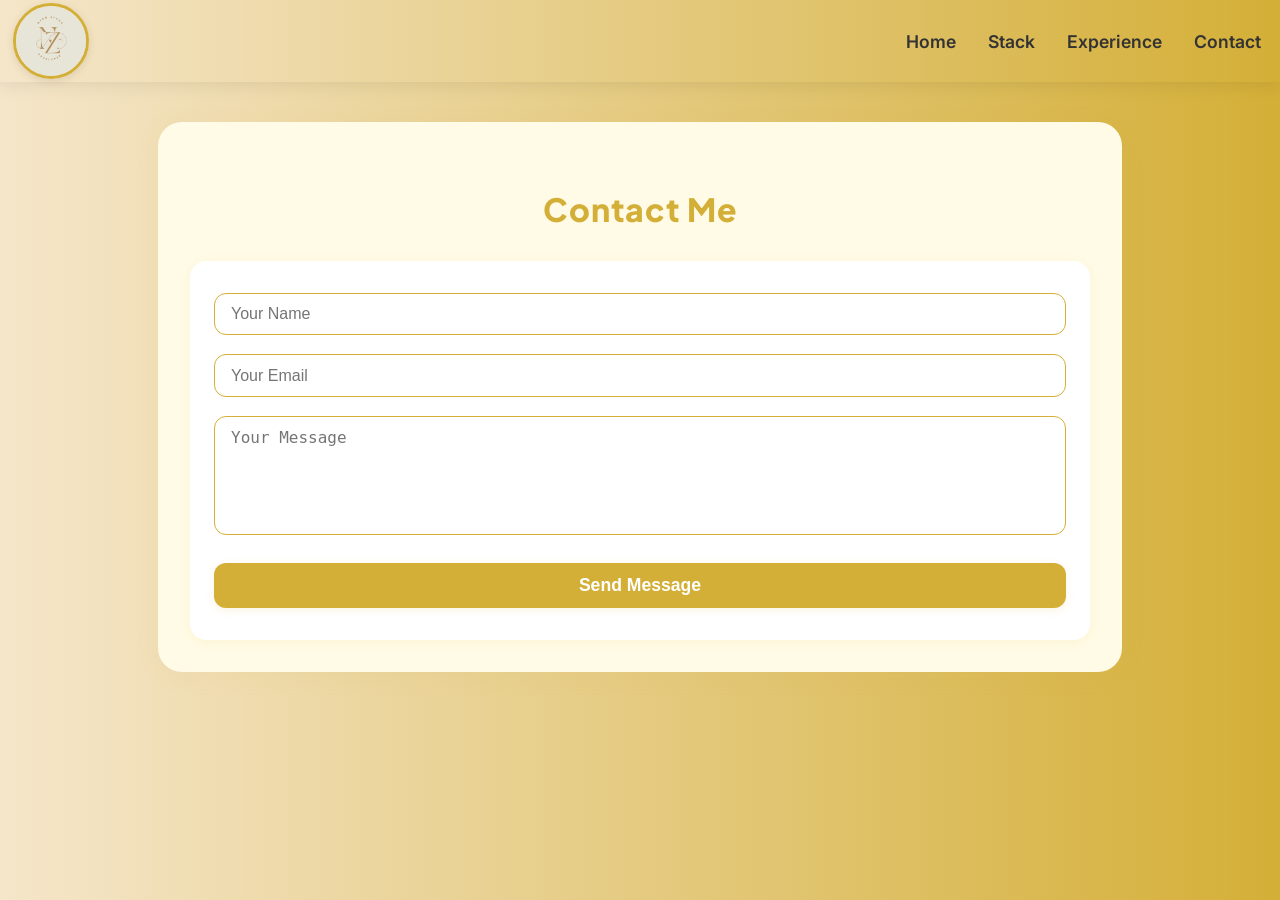
<file: contact.html>
<!DOCTYPE html>
<html lang="en">
<head>
    <meta charset="UTF-8">
    <meta name="viewport" content="width=device-width, initial-scale=1.0">
    <link rel="stylesheet" href="style.css">
    <title>Contact</title>
</head>
<body style="background: linear-gradient(90deg, #f5e6ca 0%, #d4af37 100%);">
    <!-- Navigation Bar Start -->
    <nav class="navbar">
        <!-- Logo Section -->
        <div class="navbar-logo-container">
            <img src="./Assets/Beige Gold Minimalist Initials Logo Design.png" id="navbar-logo" alt="Logo">
        </div>
        <!-- Navigation Links -->
        <ul id="Nav-ul-li" class="navbar-links">
            <li><a href="index.html">Home</a></li>
            <li><a href="stack.html"> Stack</a></li>
            <li><a href="experience.html"> Experience</a></li>
            <li><a href="contact.html"> Contact</a></li>
        </ul>
    </nav>

    <!-- Contact Section -->
    <section class="contact-section">
        <h2 class="contact-title">Contact Me</h2>
        <div class="contact-container">
          
            <!-- Contact Form -->
            <form class="contact-form">
                <input type="text" name="name" placeholder="Your Name" required>
                <input type="email" name="email" placeholder="Your Email" required>
                <textarea name="message" placeholder="Your Message" rows="5" required></textarea>
                <button type="submit">Send Message</button>
            </form>
        </div>
    </section>
    <script src="contact.js"></script>
</body>
</html>
</file>
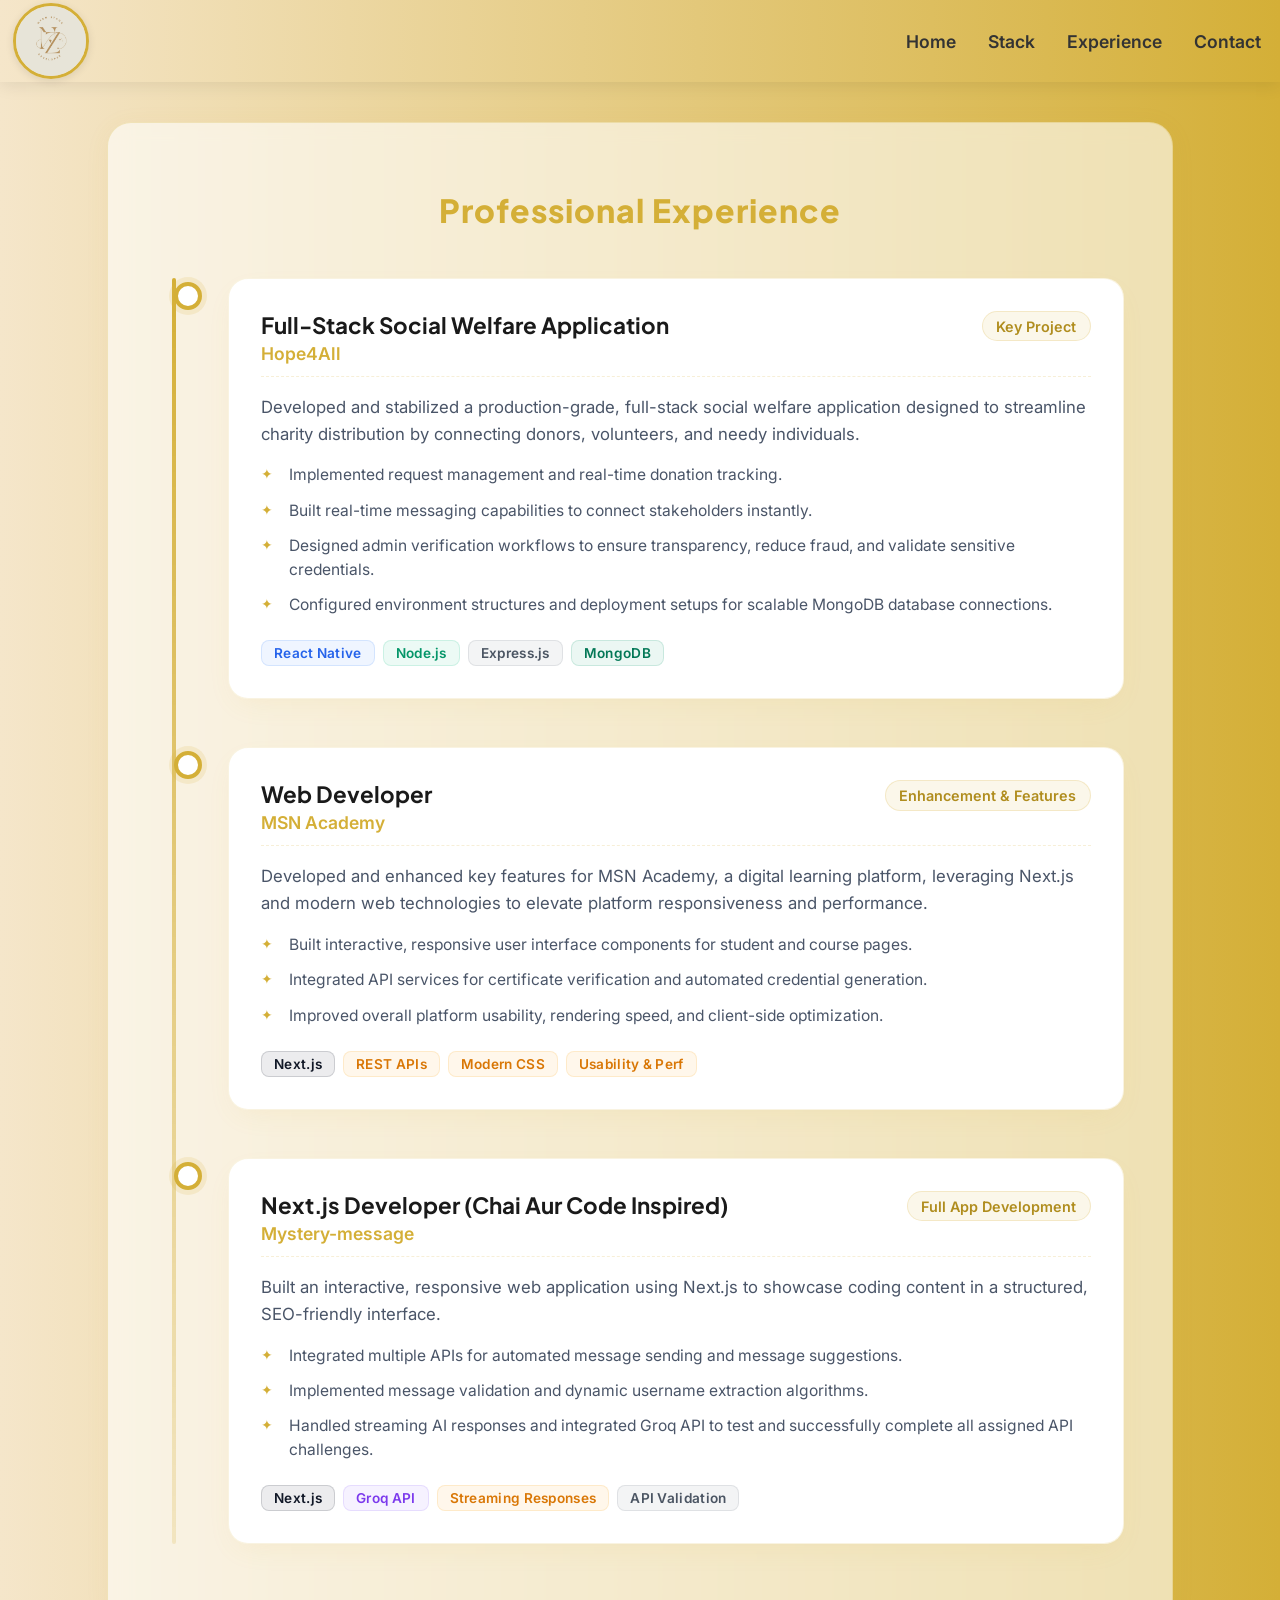
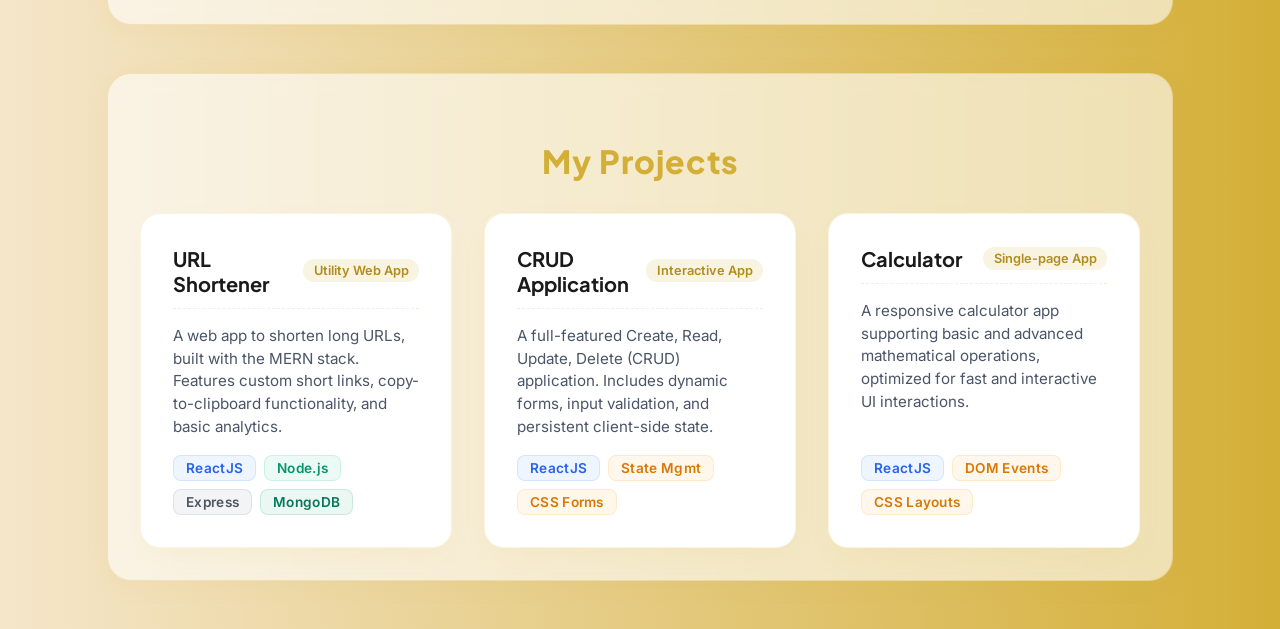
<file: experience.html>
<!DOCTYPE html>
<html lang="en">
<head>
    <meta charset="UTF-8">
    <meta name="viewport" content="width=device-width, initial-scale=1.0">
    <link rel="stylesheet" href="style.css">
    <title>Experience</title>
</head>
<body style="background: linear-gradient(90deg, #f5e6ca 0%, #d4af37 100%);">
    
    <!-- Navigation Bar Start -->
    <nav class="navbar">
        <!-- Logo Section -->
        <div class="navbar-logo-container">
            <img src="./Assets/Beige Gold Minimalist Initials Logo Design.png" id="navbar-logo" alt="Logo">
        </div>
        <!-- Navigation Links -->
        <ul id="Nav-ul-li" class="navbar-links">
            <li><a href="index.html">Home</a></li>
            <li><a href="stack.html"> Stack</a></li>
            <li><a href="experience.html"> Experience</a></li>
            <li><a href="contact.html"> Contact</a></li>
        </ul>
    </nav>
    <!-- Navigation Bar End -->

    <!-- Professional Experience Section -->
    <section id="professional-experience" class="experience-section" style="max-width: 1000px; background: rgba(255, 255, 255, 0.6); backdrop-filter: blur(10px); border: 1px solid rgba(212, 175, 55, 0.25); margin-top: 2.5rem;">
        <h2 class="experience-title">Professional Experience</h2>
        
        <div class="experience-timeline">
            <!-- Hope4All -->
            <div class="experience-item">
                <div class="experience-badge"></div>
                <div class="experience-card">
                    <div class="experience-header">
                        <div class="experience-header-left">
                            <h3>Full-Stack Social Welfare Application</h3>
                            <span class="company-name">Hope4All</span>
                        </div>
                        <div class="experience-duration">Key Project</div>
                    </div>
                    <p class="experience-summary">
                        Developed and stabilized a production-grade, full-stack social welfare application designed to streamline charity distribution by connecting donors, volunteers, and needy individuals.
                    </p>
                    <ul class="experience-bullets">
                        <li>Implemented request management and real-time donation tracking.</li>
                        <li>Built real-time messaging capabilities to connect stakeholders instantly.</li>
                        <li>Designed admin verification workflows to ensure transparency, reduce fraud, and validate sensitive credentials.</li>
                        <li>Configured environment structures and deployment setups for scalable MongoDB database connections.</li>
                    </ul>
                    <div class="tech-tag-container">
                        <span class="tech-tag tag-react-native">React Native</span>
                        <span class="tech-tag tag-node">Node.js</span>
                        <span class="tech-tag tag-express">Express.js</span>
                        <span class="tech-tag tag-mongo">MongoDB</span>
                    </div>
                </div>
            </div>

            <!-- MSN Academy -->
            <div class="experience-item">
                <div class="experience-badge"></div>
                <div class="experience-card">
                    <div class="experience-header">
                        <div class="experience-header-left">
                            <h3>Web Developer</h3>
                            <span class="company-name">MSN Academy</span>
                        </div>
                        <div class="experience-duration">Enhancement &amp; Features</div>
                    </div>
                    <p class="experience-summary">
                        Developed and enhanced key features for MSN Academy, a digital learning platform, leveraging Next.js and modern web technologies to elevate platform responsiveness and performance.
                    </p>
                    <ul class="experience-bullets">
                        <li>Built interactive, responsive user interface components for student and course pages.</li>
                        <li>Integrated API services for certificate verification and automated credential generation.</li>
                        <li>Improved overall platform usability, rendering speed, and client-side optimization.</li>
                    </ul>
                    <div class="tech-tag-container">
                        <span class="tech-tag tag-next">Next.js</span>
                        <span class="tech-tag tag-web">REST APIs</span>
                        <span class="tech-tag tag-web">Modern CSS</span>
                        <span class="tech-tag tag-web">Usability &amp; Perf</span>
                    </div>
                </div>
            </div>

            <!-- Mystery-message -->
            <div class="experience-item">
                <div class="experience-badge"></div>
                <div class="experience-card">
                    <div class="experience-header">
                        <div class="experience-header-left">
                            <h3>Next.js Developer (Chai Aur Code Inspired)</h3>
                            <span class="company-name">Mystery-message</span>
                        </div>
                        <div class="experience-duration">Full App Development</div>
                    </div>
                    <p class="experience-summary">
                        Built an interactive, responsive web application using Next.js to showcase coding content in a structured, SEO-friendly interface.
                    </p>
                    <ul class="experience-bullets">
                        <li>Integrated multiple APIs for automated message sending and message suggestions.</li>
                        <li>Implemented message validation and dynamic username extraction algorithms.</li>
                        <li>Handled streaming AI responses and integrated Groq API to test and successfully complete all assigned API challenges.</li>
                    </ul>
                    <div class="tech-tag-container">
                        <span class="tech-tag tag-next">Next.js</span>
                        <span class="tech-tag tag-groq">Groq API</span>
                        <span class="tech-tag tag-web">Streaming Responses</span>
                        <span class="tech-tag tag-express">API Validation</span>
                    </div>
                </div>
            </div>
        </div>
    </section>

    <!-- Projects Section -->
    <section id="projects-section" class="projects-section" style="max-width: 1000px; background: rgba(255, 255, 255, 0.6); backdrop-filter: blur(10px); border: 1px solid rgba(212, 175, 55, 0.25); margin-top: 3rem; margin-bottom: 3rem;">
        <h2 class="projects-title">My Projects</h2>
        <div class="projects-grid">
            <!-- URL Shortener -->
            <div class="project-card-premium">
                <div class="project-header-premium">
                    <h3>URL Shortener</h3>
                    <span class="project-badge-premium">Utility Web App</span>
                </div>
                <p class="project-desc-premium">A web app to shorten long URLs, built with the MERN stack. Features custom short links, copy-to-clipboard functionality, and basic analytics.</p>
                <div class="tech-tag-container">
                    <span class="tech-tag tag-react-native" style="background-color: rgba(59, 130, 246, 0.08); color: #2563eb; border: 1px solid rgba(59, 130, 246, 0.15);">ReactJS</span>
                    <span class="tech-tag tag-node">Node.js</span>
                    <span class="tech-tag tag-express">Express</span>
                    <span class="tech-tag tag-mongo">MongoDB</span>
                </div>
            </div>

            <!-- CRUD Application -->
            <div class="project-card-premium">
                <div class="project-header-premium">
                    <h3>CRUD Application</h3>
                    <span class="project-badge-premium">Interactive App</span>
                </div>
                <p class="project-desc-premium">A full-featured Create, Read, Update, Delete (CRUD) application. Includes dynamic forms, input validation, and persistent client-side state.</p>
                <div class="tech-tag-container">
                    <span class="tech-tag tag-react-native" style="background-color: rgba(59, 130, 246, 0.08); color: #2563eb; border: 1px solid rgba(59, 130, 246, 0.15);">ReactJS</span>
                    <span class="tech-tag tag-web">State Mgmt</span>
                    <span class="tech-tag tag-web">CSS Forms</span>
                </div>
            </div>

            <!-- Calculator -->
            <div class="project-card-premium">
                <div class="project-header-premium">
                    <h3>Calculator</h3>
                    <span class="project-badge-premium">Single-page App</span>
                </div>
                <p class="project-desc-premium">A responsive calculator app supporting basic and advanced mathematical operations, optimized for fast and interactive UI interactions.</p>
                <div class="tech-tag-container">
                    <span class="tech-tag tag-react-native" style="background-color: rgba(59, 130, 246, 0.08); color: #2563eb; border: 1px solid rgba(59, 130, 246, 0.15);">ReactJS</span>
                    <span class="tech-tag tag-web">DOM Events</span>
                    <span class="tech-tag tag-web">CSS Layouts</span>
                </div>
            </div>
        </div>
    </section>

</body>
</html>
</file>
<file: style.css>
@import url('https://fonts.googleapis.com/css2?family=Inter:wght@300;400;500;600;700&family=Plus+Jakarta+Sans:wght@400;500;600;700;800&display=swap');

body {
    font-family: 'Inter', -apple-system, BlinkMacSystemFont, "Segoe UI", Roboto, Helvetica, Arial, sans-serif;
    margin: 0;
    padding: 0;
    color: #2c3e50;
    -webkit-font-smoothing: antialiased;
    -moz-osx-font-smoothing: grayscale;
}

h1, h2, h3, h4, h5, h6 {
    font-family: 'Plus Jakarta Sans', sans-serif;
}

   /* Navbar Styles */

.navbar {
    display: flex; 
    align-items: center; 
    justify-content: space-between; 
    padding: 0.2rem;

    background: linear-gradient(90deg, #f5e6ca 0%, #d4af37 100%); 
    box-shadow: 0 4px 16px rgba(0,0,0,0.08);
    
}

.navbar-logo-container {
    display: flex;
    align-items: center;
}

#navbar-logo {
    height: 70px;
    width: 70px;
    border-radius: 50%; 
    border: 3px solid #d4af37; 
    box-shadow: 0 2px 8px rgba(0,0,0,0.10);
    margin-left: 10px;
}

/* Navigation Links */
#Nav-ul-li, .navbar-links {
    display: flex;
    list-style: none;
    margin: 0;
    padding: 0;
    align-items: center;
    
}

#Nav-ul-li li a {
    text-decoration: none;
    color: #333;
    font-weight: 600;
    font-size: 1.1rem;
    padding: 0.5rem 1rem;
    border-radius: 0.75rem;
    transition: background 0.2s, color 0.2s, box-shadow 0.2s;
}

#Nav-ul-li li a:hover {
    background: #d4af37;
    color: #fff;
    box-shadow: 0 2px 8px rgba(212,175,55,0.15);
}

/* Responsive: Stack vertically on small screens */
@media (max-width: 600px) {
    .navbar {
        flex-direction: column;
        align-items: flex-start;
        padding: 1rem;
    }
    #Nav-ul-li, .navbar-links {
        flex-direction: column;
        gap: 1rem;
        width: 100%;
        margin-top: 1rem;
    }
    #Nav-ul-li li a {
        width: 100%;
        text-align: left;
    }
}


#landing-section{
    background: linear-gradient(90deg, #f5e6ca 0%, #d4af37 100%); 
    height: 86.5vh;
  

    

}

#landing-div{
    display: flex;
    align-items: center;
    justify-content: flex-start;
    gap: 30px;
   

}

#landing-page-text {
 
    flex-direction: column;
   
}

#landing-page-text h1 {
    font-size: 2.2em;
    font-weight: bold;
    margin-bottom: 0.2em;
}
#landing-page-text h2 {
    font-size: 1.4em;
    margin-bottom: 0.5em;
}
#landing-page-text p {
    font-size: 1.1em;
    margin-bottom: 1.2em;
    line-height: 1.6;
}
#landing-page-text > * {
    margin-left: 10px;
}

.tech-icons, .social-icons {
    display: flex;
    align-items: center;
    gap: 18px;
    margin-top: 0.7em;
}
.tech-icons img, .social-icons img {
    background: none;
    border-radius: 6px;
}
.social-icons a {
    display: inline-block;
}

/* Landing Page Button Styles */
#landing-page-button {
    display: inline-block;
    margin: 18px 0 0 10px;
    padding: 10px 28px;
    background: #a52a2a;
    color: #fff;
    font-size: 1.1em;
    font-weight: 600;
    border: none;
    border-radius: 6px;
    text-decoration: none;
    box-shadow: 0 2px 8px rgba(0,0,0,0.07);
    transition: background 0.2s, transform 0.2s;
    cursor: pointer;
}
#landing-page-button:hover {
    background: #7a1d1d;
    transform: translateY(-2px) scale(1.04);
}



   /* Tech Stack Section Styles */

#tech-stack-section {
    width: 100%;
    display: flex;
    justify-content: center;
    align-items: flex-start;
    margin-top: 2.5em;
}

#tech-stack-grid {
    display: grid;
    grid-template-columns: 1fr 1fr;
    gap: 2.2em 2em;
    max-width: 1400px;
    width: 95%;
}

.tech-card {
    display: flex;
    align-items: flex-start;
    gap: 1.2em;
    background: #fff;
    border-radius: 12px;
    padding: 1.5em 2em;
    box-shadow: none;
    border: 2px solid #e0e7ef;
    transition: box-shadow 0.2s, border 0.2s;
    font-size: 1.08em;
}
.tech-card h3 {
    margin: 0 0 0.3em 0;
    font-size: 1.25em;
    font-weight: bold;
    display: flex;
    align-items: center;
}
.tech-card .tech-icon {
    width: 38px;
    height: 38px;
    margin-top: 0.2em;
}

/* Card border colors */
.tech-card.react, .tech-card.css { border-color: #3b82f6; }
.tech-card.mongodb, .tech-card.nodejs { border-color: #22c55e; }
.tech-card.html { border-color: #f97316; }
.tech-card.javascript { border-color: #facc15; }
.tech-card.tailwind { border-color: #06b6d4; }
.tech-card.express { border-color: #a3a3a3; }

/* Responsive for mobile */
@media (max-width: 900px) {
    #tech-stack-grid {
        grid-template-columns: 1fr;
    }
    .tech-card {
        padding: 1.2em 1em;
    }
}




   /* E-commerce Experience Section Styles */

.experience-section {
    background: #fffbe6;
    border-radius: 1.5rem;
    max-width: 900px;
    margin: 2.5rem auto 0 auto;
    padding: 2.5rem 2rem 2rem 2rem;
    box-shadow: 0 4px 24px rgba(212,175,55,0.07);
}

.experience-title {
    text-align: center;
    font-size: 2rem;
    font-weight: 800;
    color: #d4af37;
    margin-bottom: 1.5rem;
    letter-spacing: 1px;
}

.experience-content p {
    color: #333;
    font-size: 1.1rem;
    line-height: 1.7;
    margin-bottom: 1.2rem;
    text-align: center;
}

.experience-content ul {
    list-style: disc inside;
    color: #333;
    font-size: 1rem;
    margin: 0 auto;
    max-width: 600px;
    padding-left: 0;
}

.experience-content li {
    margin-bottom: 0.5rem;
    padding-left: 0.5rem;
}

@media (max-width: 700px) {
    .experience-section {
        padding: 1.2rem 0.5rem 1.2rem 0.5rem;
    }
    .experience-title {
        font-size: 1.3rem;
    }
    .experience-content ul {
        font-size: 0.95rem;
    }
}




   /* Projects Section Styles */
.projects-section {
    background: #fffbe6;
    border-radius: 1.5rem;
    max-width: 1100px;
    margin: 2.5rem auto 0 auto;
    padding: 2.5rem 2rem 2rem 2rem;
    box-shadow: 0 4px 24px rgba(212,175,55,0.07);
}

.projects-title {
    text-align: center;
    font-size: 2rem;
    font-weight: 800;
    color: #d4af37;
    margin-bottom: 2rem;
    letter-spacing: 1px;
}

.projects-grid {
    display: grid;
    grid-template-columns: repeat(auto-fit, minmax(260px, 1fr));
    gap: 2rem;
    justify-items: center;
}

.project-card {
    background: #fff;
    border-radius: 1rem;
    box-shadow: 0 2px 12px rgba(212,175,55,0.10);
    padding: 2rem 1.2rem 1.5rem 1.2rem;
    text-align: center;
    transition: transform 0.18s, box-shadow 0.18s;
    border: 1.5px solid #f5e6ca;
    position: relative;
}

.project-card:hover {
    transform: translateY(-8px) scale(1.04);
    box-shadow: 0 8px 32px rgba(212,175,55,0.18);
    border-color: #d4af37;
}

.project-card h3 {
    color: #d4af37;
    font-size: 1.2rem;
    font-weight: 700;
    margin-bottom: 0.7rem;
}

.project-card p {
    color: #333;
    font-size: 1rem;
    line-height: 1.5;
    margin-bottom: 1.2rem;
}

.project-tech {
    display: inline-block;
    background: #d4af37;
    color: #fff;
    font-size: 0.95rem;
    font-weight: 600;
    border-radius: 0.5rem;
    padding: 0.3rem 1rem;
    margin-top: 0.5rem;
    letter-spacing: 0.5px;
}

@media (max-width: 700px) {
    .projects-section {
        padding: 1.2rem 0.5rem 1.2rem 0.5rem;
    }
    .projects-title {
        font-size: 1.3rem;
    }
    .projects-grid {
        gap: 1rem;
    }
    .project-card {
        padding: 1.2rem 0.7rem 1rem 0.7rem;
    }
}





   /* Contact Page Styles */

.contact-section {
    background: #fffbe6;
    border-radius: 1.5rem;
    max-width: 900px;
    margin: 2.5rem auto 0 auto;
    padding: 2.5rem 2rem 2rem 2rem;
    box-shadow: 0 4px 24px rgba(212,175,55,0.07);
}

.contact-title {
    text-align: center;
    font-size: 2rem;
    font-weight: 800;
    color: #d4af37;
    margin-bottom: 2rem;
    letter-spacing: 1px;
}



.contact-info {
    flex: 1;
    min-width: 220px;
    font-size: 1.1rem;
    color: #333;
    background: #fff;
    border-radius: 1rem;
    padding: 1.5rem 1rem;
    box-shadow: 0 2px 12px rgba(212,175,55,0.10);
    margin-bottom: 1.5rem;
}

.contact-form {
    flex: 2;
    min-width: 260px;
    display: flex;
    flex-direction: column;
    gap: 1.2rem;
    background: #fff;
    border-radius: 1rem;
    padding: 2rem 1.5rem;
    box-shadow: 0 2px 12px rgba(212,175,55,0.10);
}

.contact-form input,
.contact-form textarea {
    border: 1.5px solid #d4af37;
    border-radius: 0.75rem;
    padding: 0.7rem 1rem;
    font-size: 1rem;
    outline: none;
    transition: border 0.2s;
    resize: none;
}

.contact-form input:focus,
.contact-form textarea:focus {
    border-color: #bfa134;
}

.contact-form button {
    background: #d4af37;
    color: #fff;
    border: none;
    border-radius: 0.75rem;
    padding: 0.75rem 2rem;
    font-size: 1.1rem;
    font-weight: 700;
    cursor: pointer;
    box-shadow: 0 2px 8px rgba(212,175,55,0.15);
    transition: background 0.2s, box-shadow 0.2s;
    margin-top: 0.5rem;
}

.contact-form button:hover {
    background: #bfa134;
    box-shadow: 0 4px 16px rgba(212,175,55,0.25);
    color: #fffbe6;
}

@media (max-width: 700px) {
    .contact-section {
        padding: 1.2rem 0.5rem 1.2rem 0.5rem;
    }
    .contact-title {
        font-size: 1.3rem;
    }
    .contact-container {
        flex-direction: column;
        gap: 1.2rem;
    }
    .contact-info, .contact-form {
        padding: 1rem 0.5rem;
    }
}

/* Premium Experience Showcase Styles */

.experience-timeline {
    position: relative;
    max-width: 1000px;
    margin: 3rem auto;
    padding: 0 1rem;
}

.experience-timeline::before {
    content: '';
    position: absolute;
    top: 0;
    bottom: 0;
    left: 2rem;
    width: 4px;
    background: linear-gradient(180deg, #d4af37 0%, rgba(212, 175, 55, 0.2) 100%);
    border-radius: 2px;
}

.experience-item {
    position: relative;
    margin-bottom: 3rem;
    padding-left: 4.5rem;
}

.experience-badge {
    position: absolute;
    left: 1.15rem;
    top: 0.25rem;
    width: 20px;
    height: 20px;
    border-radius: 50%;
    background: #fff;
    border: 4px solid #d4af37;
    box-shadow: 0 0 0 5px rgba(212, 175, 55, 0.15);
    z-index: 2;
    transition: all 0.3s ease;
}

.experience-item:hover .experience-badge {
    background: #d4af37;
    box-shadow: 0 0 0 8px rgba(212, 175, 55, 0.3);
    transform: scale(1.1);
}

.experience-card {
    background: #ffffff;
    border-radius: 1.25rem;
    padding: 2rem;
    box-shadow: 0 10px 30px -10px rgba(212, 175, 55, 0.12);
    border: 1px solid rgba(212, 175, 55, 0.15);
    transition: all 0.3s cubic-bezier(0.4, 0, 0.2, 1);
    position: relative;
}

.experience-card:hover {
    transform: translateY(-5px);
    box-shadow: 0 20px 40px -15px rgba(212, 175, 55, 0.22);
    border-color: rgba(212, 175, 55, 0.4);
}

.experience-header {
    display: flex;
    justify-content: space-between;
    align-items: flex-start;
    flex-wrap: wrap;
    gap: 0.5rem;
    margin-bottom: 1rem;
    border-bottom: 1px dashed rgba(212, 175, 55, 0.2);
    padding-bottom: 0.75rem;
}

.experience-header-left h3 {
    margin: 0;
    font-size: 1.4rem;
    color: #1a1a1a;
    font-weight: 700;
}

.experience-header-left .company-name {
    display: inline-block;
    color: #d4af37;
    font-weight: 600;
    font-size: 1.1rem;
    margin-top: 0.25rem;
}

.experience-duration {
    background: rgba(212, 175, 55, 0.1);
    color: #b08d1e;
    font-weight: 600;
    font-size: 0.9rem;
    padding: 0.35rem 0.85rem;
    border-radius: 2rem;
    border: 1px solid rgba(212, 175, 55, 0.2);
}

.experience-summary {
    font-size: 1.05rem;
    line-height: 1.6;
    color: #4a5568;
    margin-bottom: 1rem;
}

.experience-bullets {
    list-style: none;
    padding: 0;
    margin: 0 0 1.5rem 0;
}

.experience-bullets li {
    position: relative;
    padding-left: 1.75rem;
    margin-bottom: 0.75rem;
    font-size: 0.975rem;
    line-height: 1.5;
    color: #4a5568;
}

.experience-bullets li::before {
    content: "✦";
    position: absolute;
    left: 0;
    color: #d4af37;
    font-size: 0.9rem;
}

.tech-tag-container {
    display: flex;
    flex-wrap: wrap;
    gap: 0.5rem;
}

.tech-tag {
    font-size: 0.85rem;
    font-weight: 600;
    padding: 0.25rem 0.75rem;
    border-radius: 0.5rem;
    letter-spacing: 0.3px;
    transition: all 0.2s ease;
    cursor: default;
}

.tech-tag:hover {
    transform: translateY(-2px);
}

/* Specific Tag Colors */
.tag-react-native {
    background-color: rgba(59, 130, 246, 0.08);
    color: #2563eb;
    border: 1px solid rgba(59, 130, 246, 0.15);
}
.tag-node {
    background-color: rgba(16, 185, 129, 0.08);
    color: #059669;
    border: 1px solid rgba(16, 185, 129, 0.15);
}
.tag-mongo {
    background-color: rgba(5, 150, 105, 0.08);
    color: #047857;
    border: 1px solid rgba(5, 150, 105, 0.15);
}
.tag-next {
    background-color: rgba(17, 24, 39, 0.08);
    color: #111827;
    border: 1px solid rgba(17, 24, 39, 0.15);
}
.tag-groq {
    background-color: rgba(139, 92, 246, 0.08);
    color: #7c3aed;
    border: 1px solid rgba(139, 92, 246, 0.15);
}
.tag-web {
    background-color: rgba(245, 158, 11, 0.08);
    color: #d97706;
    border: 1px solid rgba(245, 158, 11, 0.15);
}
.tag-express {
    background-color: rgba(107, 114, 128, 0.08);
    color: #4b5563;
    border: 1px solid rgba(107, 114, 128, 0.15);
}

@media (max-width: 768px) {
    .experience-timeline::before {
        left: 1rem;
    }
    .experience-item {
        padding-left: 2.5rem;
    }
    .experience-badge {
        left: 0.15rem;
    }
    .experience-header {
        flex-direction: column;
        align-items: flex-start;
    }
    .experience-duration {
        margin-top: 0.25rem;
        align-self: flex-start;
    }
}

/* Premium Projects Styles */

.project-card-premium {
    background: #ffffff;
    border-radius: 1.25rem;
    padding: 2rem;
    box-shadow: 0 10px 30px -10px rgba(212, 175, 55, 0.12);
    border: 1px solid rgba(212, 175, 55, 0.15);
    transition: all 0.3s cubic-bezier(0.4, 0, 0.2, 1);
    display: flex;
    flex-direction: column;
    justify-content: space-between;
    width: 100%;
    box-sizing: border-box;
}

.project-card-premium:hover {
    transform: translateY(-5px);
    box-shadow: 0 20px 40px -15px rgba(212, 175, 55, 0.22);
    border-color: rgba(212, 175, 55, 0.4);
}

.project-header-premium {
    display: flex;
    justify-content: space-between;
    align-items: center;
    margin-bottom: 1rem;
    border-bottom: 1px dashed rgba(212, 175, 55, 0.2);
    padding-bottom: 0.75rem;
    gap: 0.5rem;
}

.project-header-premium h3 {
    margin: 0;
    font-size: 1.25rem;
    color: #1a1a1a;
    font-weight: 700;
}

.project-badge-premium {
    background: rgba(212, 175, 55, 0.15);
    color: #b08d1e;
    font-weight: 600;
    font-size: 0.8rem;
    padding: 0.25rem 0.65rem;
    border-radius: 1rem;
    white-space: nowrap;
}

.project-desc-premium {
    font-size: 0.95rem;
    line-height: 1.5;
    color: #4a5568;
    margin: 0 0 1rem 0;
    flex-grow: 1;
}
</file>
